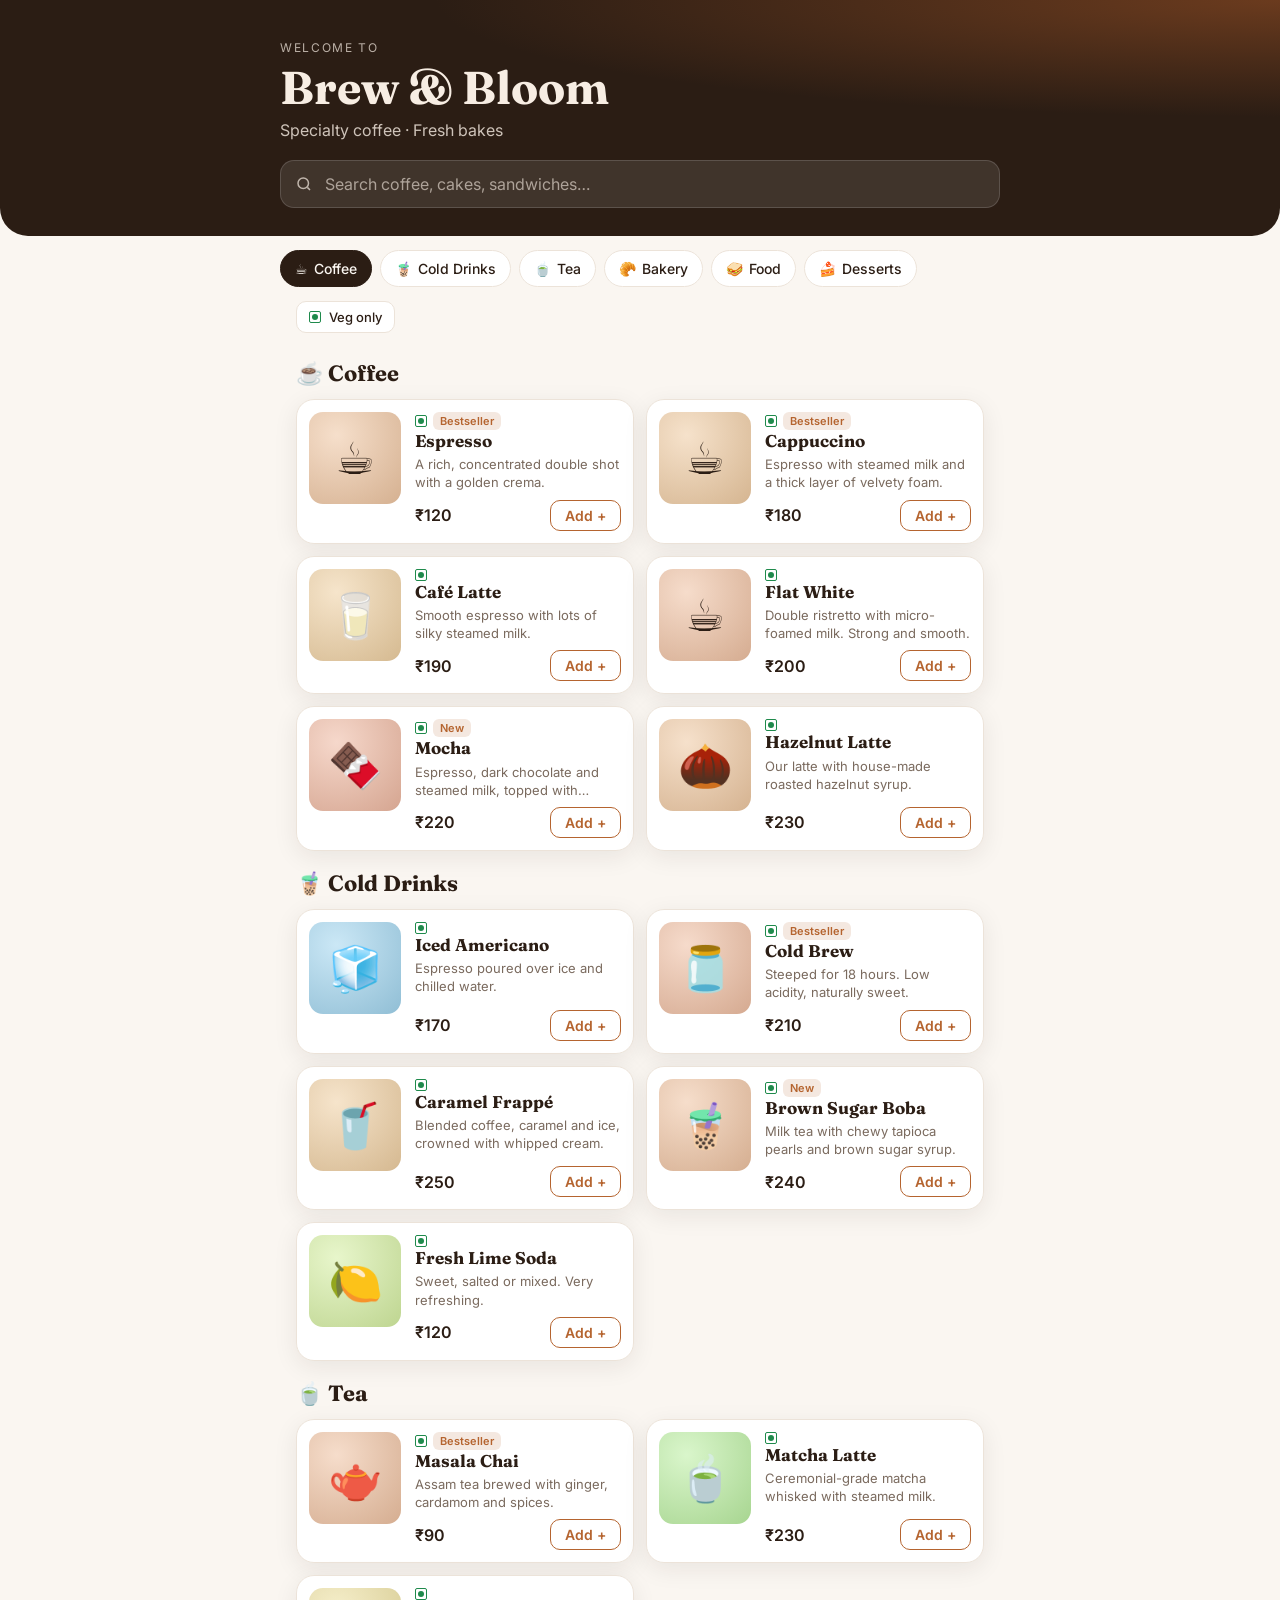
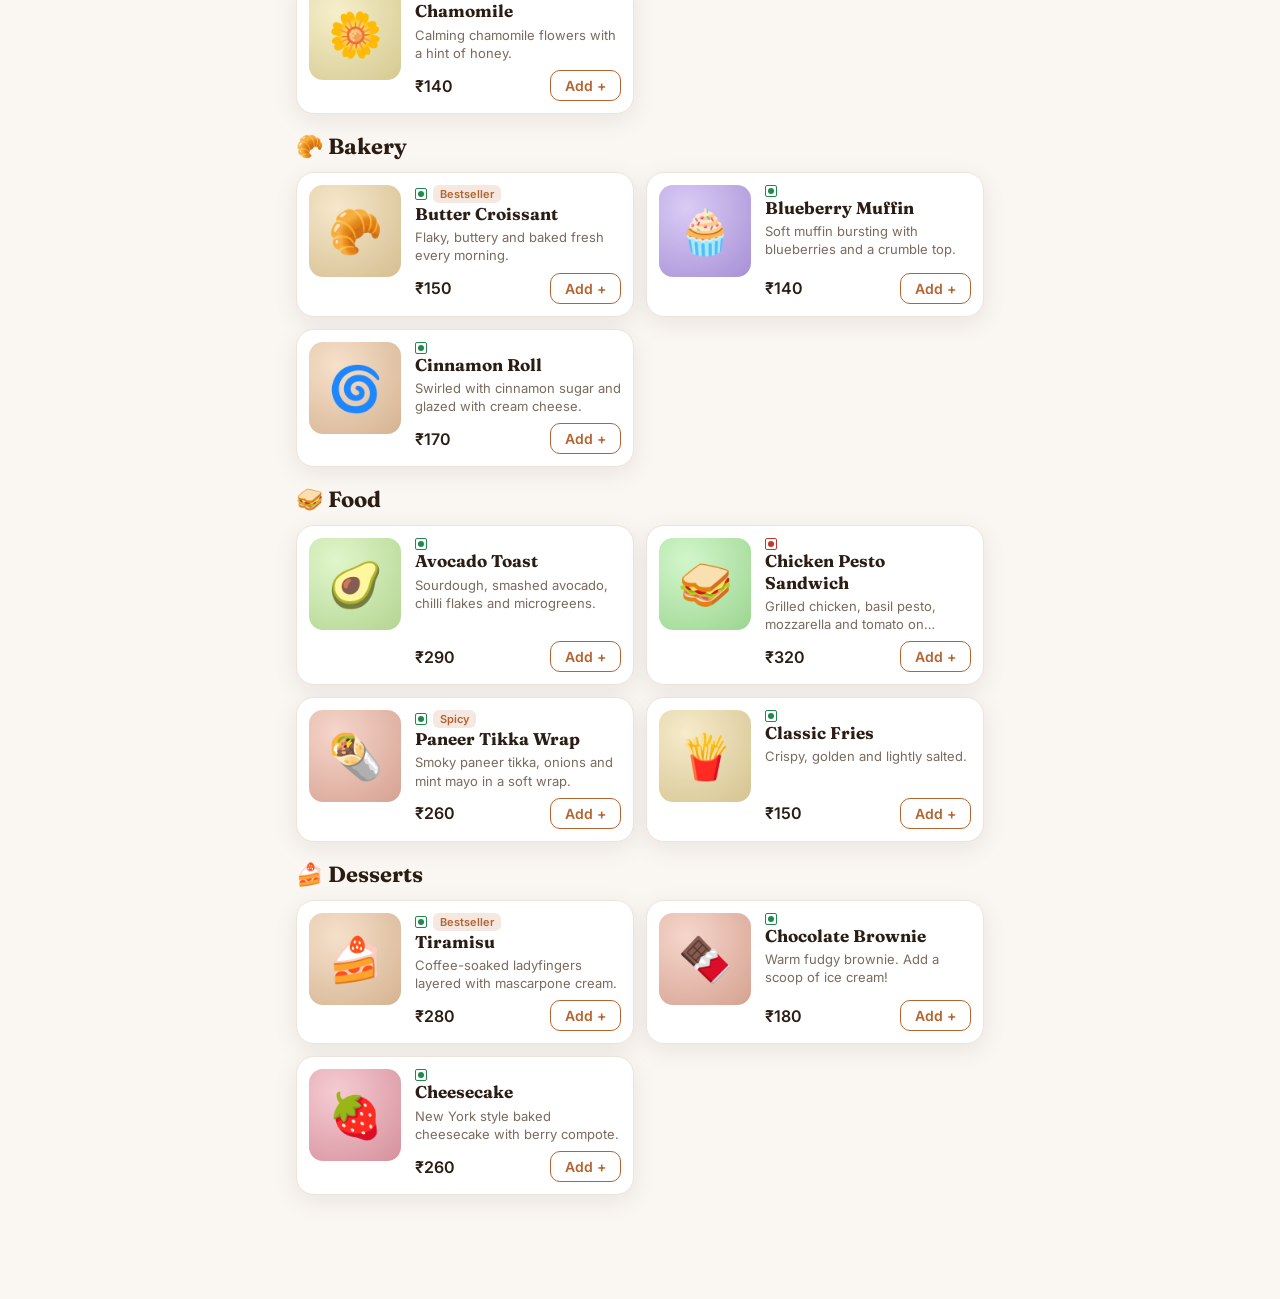
<file: index.html>
<!doctype html>
<html lang="en">
<head>
  <meta charset="utf-8" />
  <meta name="viewport" content="width=device-width, initial-scale=1, viewport-fit=cover" />
  <meta name="theme-color" content="#2b1d14" />
  <title>Café Menu</title>
  <link rel="preconnect" href="https://fonts.googleapis.com" />
  <link href="https://fonts.googleapis.com/css2?family=Fraunces:opsz,wght@9..144,600;9..144,700&family=Inter:wght@400;500;600&display=swap" rel="stylesheet" />
  <link rel="stylesheet" href="styles.css" />
</head>
<body>
  <header class="hero">
    <div class="hero-inner">
      <p class="eyebrow">Welcome to</p>
      <h1 id="cafe-name">Café</h1>
      <p id="cafe-tagline" class="tagline"></p>
      <label class="search">
        <svg viewBox="0 0 24 24" aria-hidden="true"><circle cx="11" cy="11" r="7"/><path d="m20 20-3.5-3.5"/></svg>
        <input id="search" type="search" placeholder="Search coffee, cakes, sandwiches…" autocomplete="off" />
      </label>
    </div>
  </header>

  <nav class="cats" id="cats" aria-label="Menu categories"></nav>

  <div class="filters">
    <button class="chip" id="veg-toggle" aria-pressed="false"><span class="veg-dot"></span> Veg only</button>
  </div>

  <main id="menu" class="menu"></main>
  <p id="empty" class="empty" hidden>Nothing matches your search.</p>

  <button id="cart-bar" class="cart-bar" hidden>
    <span><b id="cart-count">0</b> items · <span id="cart-total"></span></span>
    <span>View order →</span>
  </button>

  <!-- Item sheet -->
  <div class="overlay" id="item-overlay" hidden>
    <section class="sheet" role="dialog" aria-modal="true" aria-labelledby="item-title">
      <button class="close" data-close aria-label="Close">×</button>
      <div class="sheet-art" id="item-art"></div>
      <div class="sheet-body">
        <div class="row-between">
          <h2 id="item-title"></h2>
          <span class="price big" id="item-price"></span>
        </div>
        <p class="desc" id="item-desc"></p>
        <div id="item-sizes" class="opt-group"></div>
        <div id="item-extras" class="opt-group"></div>
        <label class="note-label">Special request
          <textarea id="item-note" rows="2" placeholder="e.g. less sugar, extra hot"></textarea>
        </label>
      </div>
      <footer class="sheet-foot">
        <div class="stepper">
          <button id="qty-minus" aria-label="Decrease">−</button>
          <span id="qty">1</span>
          <button id="qty-plus" aria-label="Increase">+</button>
        </div>
        <button class="primary" id="add-btn">Add · <span id="add-total"></span></button>
      </footer>
    </section>
  </div>

  <!-- Cart sheet -->
  <div class="overlay" id="cart-overlay" hidden>
    <section class="sheet" role="dialog" aria-modal="true" aria-labelledby="cart-title">
      <button class="close" data-close aria-label="Close">×</button>
      <div class="sheet-body">
        <h2 id="cart-title">Your order</h2>
        <ul id="cart-list" class="cart-list"></ul>
        <div class="totals">
          <div><span>Subtotal</span><span id="sub"></span></div>
          <div><span>Taxes (5%)</span><span id="tax"></span></div>
          <div class="grand"><span>Total</span><span id="grand"></span></div>
        </div>
        <label class="note-label" id="table-wrap">Table number
          <input id="table" inputmode="numeric" placeholder="e.g. 7" />
        </label>
      </div>
      <footer class="sheet-foot">
        <button class="primary wide" id="place-btn">Place order</button>
      </footer>
    </section>
  </div>

  <!-- Confirmation -->
  <div class="overlay" id="done-overlay" hidden>
    <section class="sheet done">
      <div class="check">✓</div>
      <h2>Order placed!</h2>
      <p id="done-msg" class="desc"></p>
      <button class="primary wide" data-close>Back to menu</button>
    </section>
  </div>

  <div id="toast" class="toast" hidden></div>

  <script src="menu.js"></script>
  <script src="app.js"></script>
</body>
</html>
</file>
<file: styles.css>
:root {
  --bg: #faf6f1;
  --card: #ffffff;
  --ink: #2b1d14;
  --muted: #7a6a5e;
  --line: #ece3d9;
  --accent: #b5642f;
  --accent-ink: #ffffff;
  --hero: #2b1d14;
  --veg: #1f8a4c;
  --nonveg: #c0392b;
  --radius: 18px;
  --shadow: 0 6px 24px rgba(43, 29, 20, .08);
}
@media (prefers-color-scheme: dark) {
  :root {
    --bg: #17110d;
    --card: #221a14;
    --ink: #f4ebe2;
    --muted: #b3a294;
    --line: #34281f;
    --accent: #e08a4f;
    --accent-ink: #1a120c;
    --hero: #0f0a07;
    --shadow: 0 6px 24px rgba(0, 0, 0, .35);
  }
}
* { box-sizing: border-box; }
[hidden] { display: none !important; }
html { scroll-behavior: smooth; }
body {
  margin: 0;
  font-family: Inter, system-ui, sans-serif;
  background: var(--bg);
  color: var(--ink);
  -webkit-tap-highlight-color: transparent;
  padding-bottom: 96px;
}
button { font: inherit; color: inherit; cursor: pointer; border: 0; background: none; }
h1, h2, h3 { font-family: Fraunces, Georgia, serif; margin: 0; }

/* Hero */
.hero {
  background: radial-gradient(120% 90% at 100% 0%, #6b3b1e 0%, transparent 55%), var(--hero);
  color: #f7ede3;
  padding: 40px 16px 28px;
  border-radius: 0 0 28px 28px;
}
.hero-inner { max-width: 720px; margin: 0 auto; }
.eyebrow { margin: 0; text-transform: uppercase; letter-spacing: .14em; font-size: 12px; opacity: .7; }
.hero h1 { font-size: clamp(32px, 8vw, 46px); margin: 4px 0; }
.tagline { margin: 0 0 20px; opacity: .8; }
.search {
  display: flex; align-items: center; gap: 10px;
  background: rgba(255,255,255,.1); border: 1px solid rgba(255,255,255,.15);
  border-radius: 14px; padding: 12px 14px;
}
.search svg { width: 18px; height: 18px; fill: none; stroke: currentColor; stroke-width: 2; opacity: .7; flex: none; }
.search input { flex: 1; min-width: 0; background: none; border: 0; outline: 0; color: inherit; font: inherit; font-size: 16px; }
.search input::placeholder { color: rgba(247,237,227,.6); }

/* Categories */
.cats {
  position: sticky; top: 0; z-index: 5;
  display: flex; gap: 8px; overflow-x: auto; scrollbar-width: none;
  padding: 14px 16px; background: color-mix(in srgb, var(--bg) 92%, transparent);
  backdrop-filter: blur(10px);
  max-width: 752px; margin: 0 auto;
}
.cats::-webkit-scrollbar { display: none; }
.cat {
  flex: none; display: flex; align-items: center; gap: 6px;
  padding: 9px 14px; border-radius: 999px; background: var(--card);
  border: 1px solid var(--line); font-weight: 500; font-size: 14px;
  transition: background .2s, color .2s, border-color .2s;
}
.cat.active { background: var(--ink); color: var(--bg); border-color: var(--ink); }

.filters { max-width: 720px; margin: 0 auto; padding: 0 16px; }
.chip {
  display: inline-flex; align-items: center; gap: 8px; font-size: 13px; font-weight: 500;
  padding: 7px 12px; border-radius: 10px; border: 1px solid var(--line); background: var(--card);
}
.chip[aria-pressed="true"] { border-color: var(--veg); color: var(--veg); }
.veg-dot, .nonveg-dot {
  width: 12px; height: 12px; border: 1.5px solid var(--veg); border-radius: 2px; display: inline-grid; place-items: center; flex: none;
}
.veg-dot::after, .nonveg-dot::after { content: ""; width: 6px; height: 6px; border-radius: 50%; background: var(--veg); }
.nonveg-dot { border-color: var(--nonveg); }
.nonveg-dot::after { background: var(--nonveg); }

/* Menu */
.menu { max-width: 720px; margin: 0 auto; padding: 8px 16px; }
.section { padding-top: 18px; scroll-margin-top: 64px; }
.section h2 { font-size: 22px; margin-bottom: 12px; }
.grid { display: grid; gap: 12px; grid-template-columns: 1fr; }
@media (min-width: 560px) { .grid { grid-template-columns: 1fr 1fr; } }

.card {
  display: flex; gap: 14px; align-items: stretch; text-align: left; width: 100%;
  background: var(--card); border-radius: var(--radius); padding: 12px;
  box-shadow: var(--shadow); border: 1px solid var(--line);
  animation: rise .4s both;
  transition: transform .15s;
}
.card:active { transform: scale(.98); }
@keyframes rise { from { opacity: 0; transform: translateY(12px); } }
.art {
  flex: none; width: 92px; height: 92px; border-radius: 14px;
  display: grid; place-items: center; font-size: 44px;
  background: radial-gradient(circle at 30% 25%, hsl(var(--h) 70% 88%), hsl(var(--h) 45% 70%));
}
@media (prefers-color-scheme: dark) {
  .art { background: radial-gradient(circle at 30% 25%, hsl(var(--h) 35% 35%), hsl(var(--h) 30% 20%)); }
}
.info { flex: 1; min-width: 0; display: flex; flex-direction: column; }
.info .top { display: flex; align-items: center; gap: 6px; }
.info h3 { font-size: 17px; line-height: 1.25; }
.info p { margin: 4px 0 0; font-size: 13px; color: var(--muted); line-height: 1.4;
  display: -webkit-box; -webkit-line-clamp: 2; -webkit-box-orient: vertical; overflow: hidden; }
.info .bottom { margin-top: auto; padding-top: 8px; display: flex; align-items: center; justify-content: space-between; }
.price { font-weight: 600; }
.price.big { font-size: 20px; }
.tag { font-size: 11px; font-weight: 600; padding: 2px 7px; border-radius: 6px;
  background: color-mix(in srgb, var(--accent) 15%, transparent); color: var(--accent); }
.add {
  padding: 6px 14px; border-radius: 10px; font-weight: 600; font-size: 14px;
  border: 1.5px solid var(--accent); color: var(--accent);
}
.add.has { background: var(--accent); color: var(--accent-ink); }
.empty { text-align: center; color: var(--muted); padding: 40px 16px; }

/* Cart bar */
.cart-bar {
  position: fixed; left: 16px; right: 16px; bottom: max(16px, env(safe-area-inset-bottom));
  max-width: 688px; margin: 0 auto; z-index: 10;
  display: flex; justify-content: space-between; align-items: center;
  padding: 16px 20px; border-radius: 16px; background: var(--accent); color: var(--accent-ink);
  font-weight: 600; box-shadow: 0 12px 30px rgba(181, 100, 47, .35);
  animation: pop .3s both;
}
@keyframes pop { from { transform: translateY(30px); opacity: 0; } }
.cart-bar.bump { animation: bump .35s; }
@keyframes bump { 50% { transform: scale(1.04); } }

/* Sheets */
.overlay {
  position: fixed; inset: 0; z-index: 20; background: rgba(10, 6, 3, .5);
  display: flex; align-items: flex-end; justify-content: center;
  animation: fade .2s both;
}
@keyframes fade { from { opacity: 0; } }
.sheet {
  position: relative; width: 100%; max-width: 560px; max-height: 92vh; overflow-y: auto;
  background: var(--bg); border-radius: 26px 26px 0 0;
  animation: up .3s cubic-bezier(.2,.8,.2,1) both;
}
@media (min-width: 640px) { .overlay { align-items: center; } .sheet { border-radius: 26px; } }
@keyframes up { from { transform: translateY(100%); } }
.close {
  position: absolute; top: 12px; right: 12px; z-index: 2; width: 36px; height: 36px; border-radius: 50%;
  background: var(--card); font-size: 22px; line-height: 1; box-shadow: var(--shadow);
}
.sheet-art { height: 200px; display: grid; place-items: center; font-size: 96px;
  background: radial-gradient(circle at 30% 25%, hsl(var(--h) 70% 88%), hsl(var(--h) 45% 68%)); }
@media (prefers-color-scheme: dark) {
  .sheet-art { background: radial-gradient(circle at 30% 25%, hsl(var(--h) 35% 35%), hsl(var(--h) 30% 18%)); }
}
.sheet-body { padding: 20px 20px 8px; }
.sheet-body h2 { font-size: 24px; }
.row-between { display: flex; justify-content: space-between; align-items: baseline; gap: 12px; }
.desc { color: var(--muted); line-height: 1.5; margin: 8px 0 0; }
.opt-group { margin-top: 18px; }
.opt-group:empty { display: none; }
.opt-group h4 { margin: 0 0 8px; font-size: 13px; text-transform: uppercase; letter-spacing: .08em; color: var(--muted); }
.opts { display: flex; flex-wrap: wrap; gap: 8px; }
.opt {
  padding: 9px 14px; border-radius: 12px; border: 1.5px solid var(--line); background: var(--card); font-size: 14px;
}
.opt small { color: var(--muted); margin-left: 4px; }
.opt.on { border-color: var(--accent); color: var(--accent); background: color-mix(in srgb, var(--accent) 10%, var(--card)); }
.note-label { display: block; margin-top: 18px; font-size: 13px; font-weight: 600; color: var(--muted); }
.note-label textarea, .note-label input {
  display: block; width: 100%; margin-top: 6px; padding: 12px; font: inherit; font-size: 16px; color: var(--ink);
  background: var(--card); border: 1px solid var(--line); border-radius: 12px; resize: none;
}
.sheet-foot {
  position: sticky; bottom: 0; display: flex; gap: 12px; align-items: center;
  padding: 14px 20px max(14px, env(safe-area-inset-bottom)); background: var(--bg); border-top: 1px solid var(--line);
}
.stepper { display: flex; align-items: center; border: 1px solid var(--line); border-radius: 12px; background: var(--card); }
.stepper button { width: 40px; height: 44px; font-size: 20px; color: var(--accent); }
.stepper span { min-width: 22px; text-align: center; font-weight: 600; }
.primary {
  flex: 1; padding: 14px 18px; border-radius: 14px; background: var(--accent); color: var(--accent-ink); font-weight: 600;
}
.primary:disabled { opacity: .5; }
.wide { width: 100%; }

.cart-list { list-style: none; padding: 0; margin: 16px 0 0; }
.cart-list li { display: flex; gap: 12px; align-items: center; padding: 12px 0; border-bottom: 1px solid var(--line); }
.cart-list .art { width: 52px; height: 52px; font-size: 26px; border-radius: 12px; }
.cart-list .meta { flex: 1; min-width: 0; }
.cart-list .meta b { display: block; }
.cart-list .meta small { color: var(--muted); }
.cart-list .stepper button { width: 32px; height: 34px; font-size: 17px; }
.totals { margin-top: 14px; display: grid; gap: 6px; color: var(--muted); }
.totals div { display: flex; justify-content: space-between; }
.totals .grand { color: var(--ink); font-weight: 600; font-size: 18px; padding-top: 6px; }

.done { text-align: center; padding: 36px 24px max(24px, env(safe-area-inset-bottom)); }
.done h2 { margin-top: 14px; }
.done .primary { margin-top: 22px; }
.check { width: 72px; height: 72px; margin: 0 auto; border-radius: 50%; background: var(--veg); color: #fff;
  display: grid; place-items: center; font-size: 36px; animation: pop .4s both; }

.toast {
  position: fixed; left: 50%; bottom: 96px; transform: translateX(-50%); z-index: 30;
  background: var(--ink); color: var(--bg); padding: 10px 16px; border-radius: 12px; font-size: 14px;
  animation: pop .25s both;
}
@media (prefers-reduced-motion: reduce) { * { animation: none !important; transition: none !important; } }
</file>
